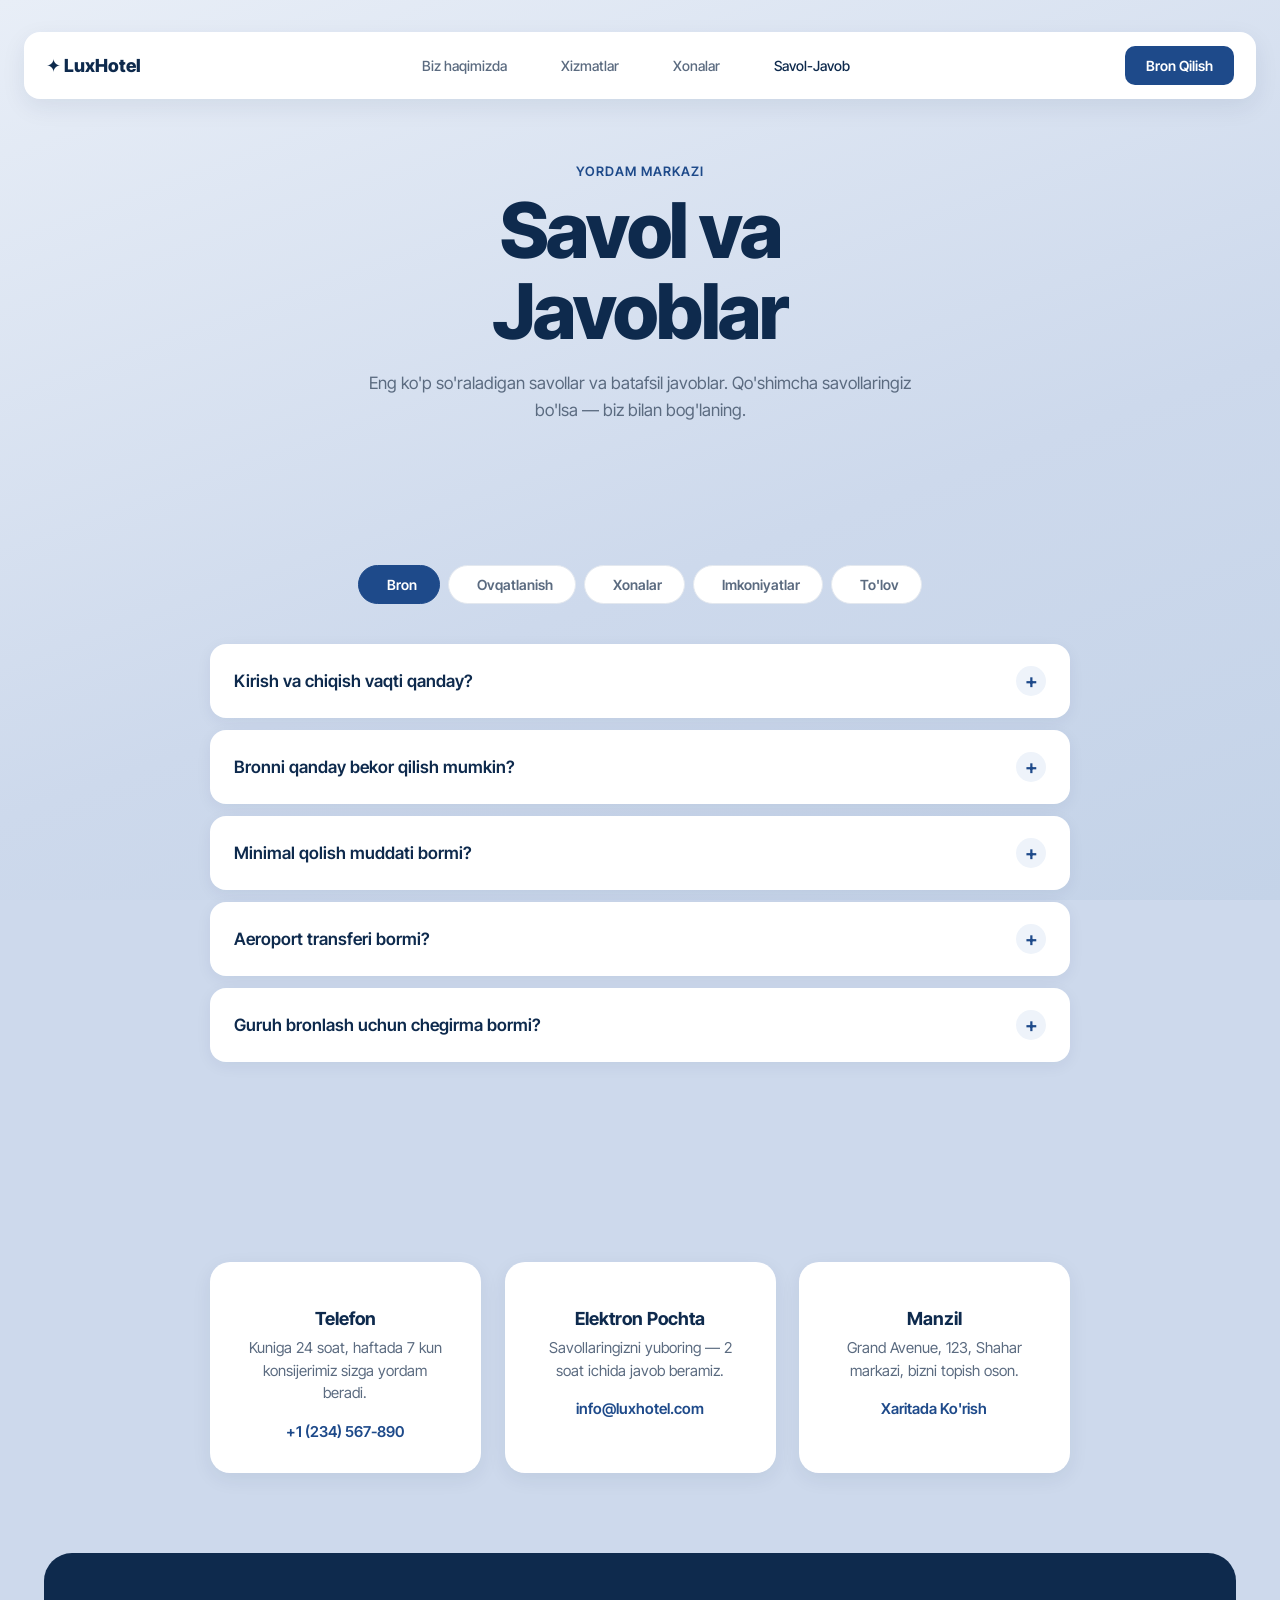
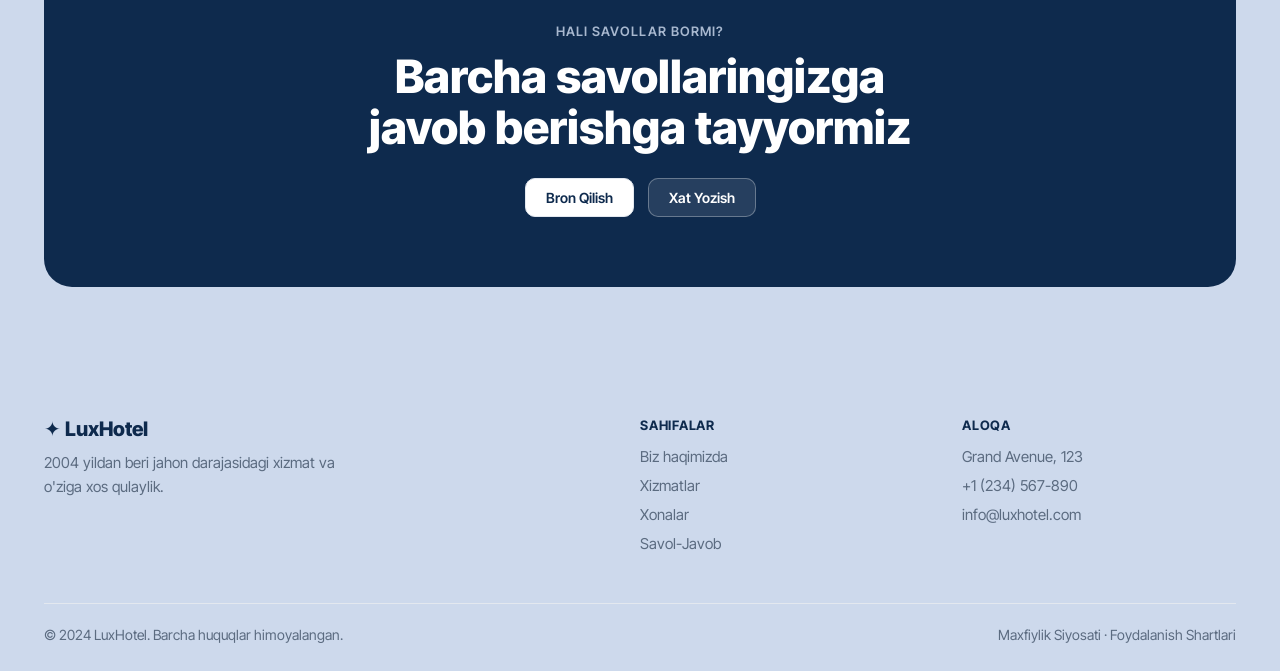
<file: faq.html>
﻿<!DOCTYPE html>
<html lang="uz">
<head>
<meta charset="UTF-8"/>
<meta name="viewport" content="width=device-width, initial-scale=1.0"/>
<title>Savol-Javob — LuxHotel</title>
<link rel="preconnect" href="https://fonts.googleapis.com"/>
<link rel="preconnect" href="https://fonts.gstatic.com" crossorigin/>
<link href="https://fonts.googleapis.com/css2?family=Inter+Tight:wght@400;500;600;700;800&family=Inter:wght@300;400;500;600&display=swap" rel="stylesheet"/>
<link rel="stylesheet" href="https://iconsax.gitlab.io/i/icons.css"/>
<link rel="stylesheet" href="animate.css"/>
<style>
*,*::before,*::after{box-sizing:border-box;margin:0;padding:0}
:root{--navy:#0e2a4d;--primary:#1e4a8a;--muted:#5b6b80;--soft:#eef3fa}
html{scroll-behavior:smooth;background:#cdd9ec}
body{min-height:100vh;background:linear-gradient(160deg,#e8eef7 0%,#cdd9ec 60%,#c4d3e8 100%) fixed;background-color:#cdd9ec;color:var(--navy);font-family:"Inter Tight","Inter",system-ui,sans-serif;-webkit-font-smoothing:antialiased;overflow-x:hidden}
img{max-width:100%;display:block}
a{color:inherit;text-decoration:none}
.container{max-width:1240px;margin:0 auto;padding:0 24px}
.nav-wrap{position:sticky;top:16px;z-index:100;padding:16px 24px 0}
.nav{max-width:1240px;margin:0 auto;background:#fff;border-radius:16px;padding:14px 22px;display:flex;align-items:center;justify-content:space-between;box-shadow:0 8px 24px rgba(14,42,77,.08)}
.brand{font-weight:800;font-size:18px;color:var(--navy)}
.nav-links{display:flex;gap:24px}
.nav-links a{font-size:14px;font-weight:500;color:var(--muted);transition:.2s;display:flex;align-items:center;gap:6px;padding:8px 12px;border-radius:8px}.nav-links a:hover{background:var(--soft)}
.nav-links a:hover,.nav-links a.active{color:var(--navy)}
.btn{display:inline-flex;align-items:center;justify-content:center;border-radius:10px;padding:10px 20px;font-weight:600;font-size:14px;border:1px solid transparent;cursor:pointer;transition:.2s;font-family:inherit}
.btn-primary{background:var(--primary);color:#fff}
.btn-primary:hover{background:#173f78;transform:translateY(-1px)}
.btn-outline{background:#fff;color:var(--navy);border-color:#e3e8ef}
.hamburger{display:none;flex-direction:column;gap:5px;cursor:pointer;padding:6px;background:var(--primary);border-radius:10px;border:none}
.hamburger span{display:block;width:20px;height:2px;background:#fff;transition:.3s}
.hamburger.open span:nth-child(1){transform:translateY(7px) rotate(45deg)}
.hamburger.open span:nth-child(2){opacity:0}
.hamburger.open span:nth-child(3){transform:translateY(-7px) rotate(-45deg)}
.mobile-menu{display:none;position:fixed;inset:0;background:rgba(14,42,77,.6);backdrop-filter:blur(4px);z-index:99;opacity:0;transition:opacity .3s}
.mobile-menu.open{opacity:1}
.mobile-menu-panel{position:absolute;top:0;right:0;width:280px;height:100%;background:#fff;padding:80px 32px 32px;display:flex;flex-direction:column;gap:20px;transform:translateX(100%);transition:transform .35s cubic-bezier(.4,0,.2,1)}
.mobile-menu.open .mobile-menu-panel{transform:translateX(0)}
.mobile-menu-panel a{font-size:18px;font-weight:600;color:var(--navy);padding:10px 0;border-bottom:1px solid #eef2f7}
.mobile-menu-panel .btn{margin-top:10px;width:100%}
/* PAGE */
.page-hero{padding:80px 0 60px;text-align:center}
.eyebrow{color:var(--primary);font-weight:600;font-size:13px;letter-spacing:.08em;text-transform:uppercase;margin-bottom:12px}
.h2{font-size:clamp(28px,4vw,48px);font-weight:800;line-height:1.1;letter-spacing:-.025em;color:var(--navy)}
.block{padding:80px 0}
/* TABS */
.tabs-bar{display:flex;gap:8px;flex-wrap:wrap;justify-content:center;margin-bottom:40px}
.tab-btn{border:1.5px solid #e3e8ef;background:#fff;border-radius:24px;padding:10px 22px;font-size:14px;font-weight:600;color:var(--muted);cursor:pointer;transition:.2s;font-family:inherit;display:inline-flex;align-items:center;gap:6px}
.tab-btn .iconsax{font-size:16px}
.tab-btn:hover{border-color:var(--primary);color:var(--primary)}
.tab-btn.active{background:var(--primary);border-color:var(--primary);color:#fff}
.tab-panel{display:none}
.tab-panel.active{display:block}
/* FAQ */
.faq-list{max-width:860px;margin:0 auto;display:flex;flex-direction:column;gap:12px}
.faq-item{background:#fff;border-radius:16px;overflow:hidden;box-shadow:0 4px 16px rgba(14,42,77,.06);transition:box-shadow .3s}
.faq-item.open{box-shadow:0 8px 28px rgba(14,42,77,.1)}
.faq-q{width:100%;background:none;border:none;padding:22px 24px;display:flex;justify-content:space-between;align-items:center;font-size:17px;color:var(--navy);font-weight:600;cursor:pointer;text-align:left;font-family:inherit;gap:16px}
.faq-icon{width:30px;height:30px;border-radius:50%;background:var(--soft);display:flex;align-items:center;justify-content:center;color:var(--primary);font-size:20px;flex-shrink:0;transition:.3s;line-height:1}
.faq-item.open .faq-icon{background:var(--primary);color:#fff;transform:rotate(45deg)}
.faq-a{max-height:0;overflow:hidden;transition:max-height .35s ease}
.faq-a p{padding:0 24px 22px;color:var(--muted);line-height:1.7;font-size:16px}
.faq-item.open .faq-a{max-height:300px}
/* CONTACT CARDS */
.contact-grid{display:grid;grid-template-columns:repeat(3,1fr);gap:24px;max-width:860px;margin:0 auto}
.contact-card{background:#fff;border-radius:20px;padding:32px;text-align:center;box-shadow:0 6px 20px rgba(14,42,77,.07)}
.contact-icon{font-size:36px;margin-bottom:14px}
.contact-card h4{font-size:18px;font-weight:700;color:var(--navy);margin-bottom:8px}
.contact-card p{color:var(--muted);font-size:15px;line-height:1.5;margin-bottom:16px}
.contact-card a.link{color:var(--primary);font-weight:600;font-size:15px}
/* REVEAL */
.reveal{opacity:0;transform:translateY(30px);transition:opacity .7s,transform .7s}
.reveal.visible{opacity:1;transform:translateY(0)}
/* CTA */
.cta-section{background:var(--navy);color:#fff;border-radius:28px;padding:70px 40px;text-align:center}
.cta-section h2{font-size:clamp(28px,4vw,46px);font-weight:800;max-width:600px;margin:0 auto 26px;line-height:1.1}
footer{padding:50px 0 28px}
.footer-grid{display:grid;grid-template-columns:2fr 1fr 1fr;gap:48px;margin-bottom:40px}
.footer-brand{font-weight:800;font-size:20px;color:var(--navy);margin-bottom:10px}
.footer-desc{color:var(--muted);font-size:15px;line-height:1.6;max-width:300px}
.footer-col h4{font-size:13px;font-weight:700;color:var(--navy);text-transform:uppercase;letter-spacing:.06em;margin-bottom:14px}
.footer-col a{display:block;color:var(--muted);font-size:15px;margin-bottom:10px;transition:color .2s}
.footer-col a:hover{color:var(--primary)}
.footer-bottom{border-top:1px solid #e3e8ef;padding-top:22px;display:flex;justify-content:space-between}
.footer-bottom p{color:var(--muted);font-size:14px}
@media(max-width:900px){.contact-grid{grid-template-columns:1fr}.footer-grid{grid-template-columns:1fr 1fr}.nav-links{display:none}.hamburger{display:flex}.mobile-menu{display:block}}
@media(max-width:600px){.footer-grid{grid-template-columns:1fr}.footer-bottom{flex-direction:column;gap:6px}}
@media(max-width:480px){
  html,body{overflow-x:hidden;max-width:100vw}
  *{max-width:100%;box-sizing:border-box}
  .nav-wrap{padding:10px 12px 0}
  .nav{padding:10px 14px;border-radius:12px}
  .brand{font-size:15px}
  .container{padding:0 16px}
  .page-hero{padding:50px 0 36px}
  .page-hero h1{font-size:clamp(28px,8vw,42px)}
  .faq-item{padding:16px}
  .faq-q{font-size:15px}
  .contact-grid{gap:14px}
  .contact-card{padding:18px 14px}
  .h2{font-size:clamp(24px,7vw,36px)}
  .footer-grid{gap:24px}
  .footer-bottom{font-size:13px}
}
</style>
</head>
<body>


<div class="mobile-menu" id="mobileMenu">
  <div class="mobile-menu-panel">
    <a href="about.html" onclick="closeMenu()"><i class="iconsax" icon-name="info-circle"></i>Biz haqimizda</a>
    <a href="services.html" onclick="closeMenu()"><i class="iconsax" icon-name="briefcase"></i>Xizmatlar</a>
    <a href="rooms.html" onclick="closeMenu()"><i class="iconsax" icon-name="home-2"></i>Xonalar</a>
    <a href="faq.html" onclick="closeMenu()"><i class="iconsax" icon-name="message-question"></i>Savol-Javob</a>
    <a href="index.html#booking" class="btn btn-primary" onclick="closeMenu()"><i class="iconsax" icon-name="calendar-1"></i>Bron Qilish</a>
  </div>
</div>

<div class="nav-wrap">
  <nav class="nav" id="mainNav">
    <a href="index.html" class="brand">✦ LuxHotel</a>
    <div class="nav-links">
      <a href="about.html"><i class="iconsax" icon-name="info-circle"></i>Biz haqimizda</a>
      <a href="services.html"><i class="iconsax" icon-name="briefcase"></i>Xizmatlar</a>
      <a href="rooms.html"><i class="iconsax" icon-name="home-2"></i>Xonalar</a>
      <a href="faq.html" class="active"><i class="iconsax" icon-name="message-question"></i>Savol-Javob</a>
    </div>
    <div style="display:flex;gap:10px;align-items:center">
      <a href="index.html#booking" class="btn btn-primary"><i class="iconsax" icon-name="calendar-1"></i>Bron Qilish</a>
      <button class="hamburger" id="hamburger" onclick="toggleMenu()"><span></span><span></span><span></span></button>
    </div>
  </nav>
</div>

<div class="page-hero">
  <div class="container">
    <div class="eyebrow">Yordam Markazi</div>
    <h1 style="font-size:clamp(38px,6vw,80px);font-weight:800;line-height:1.05;letter-spacing:-.03em;color:var(--navy)">Savol va<br/>Javoblar</h1>
    <p style="max-width:560px;margin:18px auto 0;color:var(--muted);font-size:17px;line-height:1.6">Eng ko'p so'raladigan savollar va batafsil javoblar. Qo'shimcha savollaringiz bo'lsa — biz bilan bog'laning.</p>
  </div>
</div>


<section class="block">
  <div class="container">
    <div class="tabs-bar reveal">
      <button class="tab-btn active" onclick="switchTab('bron',this)"><i class="iconsax" icon-name="calendar-1"></i> Bron</button>
      <button class="tab-btn" onclick="switchTab('ovqat',this)"><i class="iconsax" icon-name="cake"></i> Ovqatlanish</button>
      <button class="tab-btn" onclick="switchTab('xona',this)"><i class="iconsax" icon-name="home-2"></i> Xonalar</button>
      <button class="tab-btn" onclick="switchTab('imkon',this)"><i class="iconsax" icon-name="wind-2"></i> Imkoniyatlar</button>
      <button class="tab-btn" onclick="switchTab('tolov',this)"><i class="iconsax" icon-name="card-pos"></i> To'lov</button>
    </div>

    <!-- BRON -->
    <div class="tab-panel active" id="tab-bron">
      <div class="faq-list">
        <div class="faq-item reveal"><button class="faq-q" onclick="toggleFaq(this)">Kirish va chiqish vaqti qanday?<span class="faq-icon">+</span></button><div class="faq-a"><p>Standart kirish vaqti soat 15:00, chiqish soat 12:00. Erta kirish yoki kech chiqish mavjudligiga qarab so'rov asosida 50$ qo'shimcha to'lov bilan amalga oshiriladi.</p></div></div>
        <div class="faq-item reveal"><button class="faq-q" onclick="toggleFaq(this)">Bronni qanday bekor qilish mumkin?<span class="faq-icon">+</span></button><div class="faq-a"><p>Kelishdan 48 soat oldin bepul bekor qilish mumkin. 48 soatdan kamroq vaqt qolsa, bir kechalik to'lov undiriladi. No-show holatida to'liq to'lov saqlanib qoladi.</p></div></div>
        <div class="faq-item reveal"><button class="faq-q" onclick="toggleFaq(this)">Minimal qolish muddati bormi?<span class="faq-icon">+</span></button><div class="faq-a"><p>Odatda minimal muddat yo'q — bitta kechasidan ham bron qilish mumkin. Bayram kunlari va maxsus davrlarda minimal 2-3 kecha talab qilinishi mumkin.</p></div></div>
        <div class="faq-item reveal"><button class="faq-q" onclick="toggleFaq(this)">Aeroport transferi bormi?<span class="faq-icon">+</span></button><div class="faq-a"><p>Ha, premium sinf avtomobillarda shaxsiy transfer xizmatimiz mavjud. Aeroport — mehmonxona: $45, mehmonxona — aeroport: $45. Konsiyer orqali oldindan buyurtma qiling.</p></div></div>
        <div class="faq-item reveal"><button class="faq-q" onclick="toggleFaq(this)">Guruh bronlash uchun chegirma bormi?<span class="faq-icon">+</span></button><div class="faq-a"><p>10 xona va undan ko'p bron qilganda maxsus korporativ narxlar taklif etiladi. Bizning korporativ bo'lim bilan bog'laning: corporate@luxhotel.com</p></div></div>
      </div>
    </div>

    <!-- OVQAT -->
    <div class="tab-panel" id="tab-ovqat">
      <div class="faq-list">
        <div class="faq-item reveal"><button class="faq-q" onclick="toggleFaq(this)">Nonushta narxga kiradimi?<span class="faq-icon">+</span></button><div class="faq-a"><p>Barcha suite xonalar uchun a la carte nonushta bepul. Standart xonalar uchun nonushta $25/kishi. Nonushta soat 07:00 dan 11:00 gacha asosiy restoranda yoki xonangizda.</p></div></div>
        <div class="faq-item reveal"><button class="faq-q" onclick="toggleFaq(this)">Qanday restoranlar mavjud?<span class="faq-icon">+</span></button><div class="faq-a"><p>3 ta ovqatlanish joyi: "Grand" fine dining (18:00–23:00), "Bistro 124" (07:00–22:00) va "Sky Bar" dam olish bari (16:00–01:00). Barcha menyu talab bo'yicha xonaga yetkaziladi.</p></div></div>
        <div class="faq-item reveal"><button class="faq-q" onclick="toggleFaq(this)">Vegetarian va allergiyaga oid menyu bormi?<span class="faq-icon">+</span></button><div class="faq-a"><p>Ha, vegetarian, vegan, gluten-free va boshqa dietalar uchun alohida menyu mavjud. Kelishdan oldin allergiyangiz haqida xabar bering.</p></div></div>
        <div class="faq-item reveal"><button class="faq-q" onclick="toggleFaq(this)">Xonaga ovqat yetkazib berish qachon ishlaydi?<span class="faq-icon">+</span></button><div class="faq-a"><p>Room service 24/7 ishlaydi. 23:00 dan 07:00 gacha tunda +$10 qo'shimcha to'lov qo'shiladi. Buyurtma 30 daqiqada yetkaziladi.</p></div></div>
      </div>
    </div>

    <!-- XONA -->
    <div class="tab-panel" id="tab-xona">
      <div class="faq-list">
        <div class="faq-item reveal"><button class="faq-q" onclick="toggleFaq(this)">Xonalarda qanday texnika mavjud?<span class="faq-icon">+</span></button><div class="faq-a"><p>Barcha xonalarda: 65" Smart TV, Nespresso kofe mashinasi, mini-bar, xavfsiz quticha, saç quritgich, bathrobe va tufllar, yuksak tezlikdagi Wi-Fi bepul.</p></div></div>
        <div class="faq-item reveal"><button class="faq-q" onclick="toggleFaq(this)">Qo'shimcha karavot qo'yish mumkinmi?<span class="faq-icon">+</span></button><div class="faq-a"><p>Xona turiga qarab 1–2 ta qo'shimcha to'shak qo'yish mumkin. Bolalar uchun (12 yoshgacha) bepul, kattalar uchun $30/tun. Oldindan so'rov qiling.</p></div></div>
        <div class="faq-item reveal"><button class="faq-q" onclick="toggleFaq(this)">Chekish mumkinmi?<span class="faq-icon">+</span></button><div class="faq-a"><p>Barcha xonalar va ichki hududlar tamaki chekish taqiqlangan. Maxsus belgilangan ochiq havoli chekish zonalari mavjud. Qoidabuzarlik uchun $300 tozalash to'lovi undiriladi.</p></div></div>
        <div class="faq-item reveal"><button class="faq-q" onclick="toggleFaq(this)">Uy hayvonlari bilan kelsa bo'ladimi?<span class="faq-icon">+</span></button><div class="faq-a"><p>Kichik uy hayvonlari (10 kg gacha) qabul qilinadi. Oldindan ma'lum qiling. $50/tun pet to'lovi va $200 qaytariladigan depozit talab qilinadi.</p></div></div>
      </div>
    </div>

    <!-- IMKON -->
    <div class="tab-panel" id="tab-imkon">
      <div class="faq-list">
        <div class="faq-item reveal"><button class="faq-q" onclick="toggleFaq(this)">Hovuz va fitnes qachon ishlaydi?<span class="faq-icon">+</span></button><div class="faq-a"><p>Ichki hovuz: 06:00–22:00. Ochiq hovuz (yoz mavsumi): 08:00–20:00. Fitnes markaz: 24/7. Barcha mehmonlar uchun bepul.</p></div></div>
        <div class="faq-item reveal"><button class="faq-q" onclick="toggleFaq(this)">Spa ni oldindan bron qilish kerakmi?<span class="faq-icon">+</span></button><div class="faq-a"><p>Tavsiya etiladi, ayniqsa hafta oxirlari. Kamida 24 soat oldin bron qiling. +998 90 123 45 67 yoki spa@luxhotel.com orqali murojaat qiling.</p></div></div>
        <div class="faq-item reveal"><button class="faq-q" onclick="toggleFaq(this)">Biznes markazida qanday xizmatlar bor?<span class="faq-icon">+</span></button><div class="faq-a"><p>Biznes markaz 24/7 ishlaydi: printer, skaner, video konferensiya xonasi, tezkor internet. Konferensiya zallari 10–200 kishilik hajmda ijaraga beriladi.</p></div></div>
        <div class="faq-item reveal"><button class="faq-q" onclick="toggleFaq(this)">Avtoturargoh bormi?<span class="faq-icon">+</span></button><div class="faq-a"><p>Ha, yopiq va qo'riqlanadigan avtoturargoh mavjud. Mehmonlar uchun $20/kun. Valet xizmati ham taklif etiladi. Elektr avtomobil zaryadlash stantsiyalari bor.</p></div></div>
      </div>
    </div>

    <!-- TO'LOV -->
    <div class="tab-panel" id="tab-tolov">
      <div class="faq-list">
        <div class="faq-item reveal"><button class="faq-q" onclick="toggleFaq(this)">Qanday to'lov usullari qabul qilinadi?<span class="faq-icon">+</span></button><div class="faq-a"><p>Visa, MasterCard, AmEx, UnionPay, naqd pul (USD, EUR, so'm), bank o'tkazma. Xitoy mehmanlari uchun WeChat Pay va Alipay ham qabul qilinadi.</p></div></div>
        <div class="faq-item reveal"><button class="faq-q" onclick="toggleFaq(this)">Depozit talab qilinadimi?<span class="faq-icon">+</span></button><div class="faq-a"><p>Kirishda kredit karta yoki naqd pul orqali $200 qaytariladigan depozit olinadi. Xonadan chiqishda hisob-kitob qilinib, qoldiq qaytariladi.</p></div></div>
        <div class="faq-item reveal"><button class="faq-q" onclick="toggleFaq(this)">Hisob-faktura beriladi?<span class="faq-icon">+</span></button><div class="faq-a"><p>Ha, elektron va qog'oz shaklida rasmiy hisob-faktura beriladi. Korporativ mehmonlar uchun oylik to'lov va maxsus shartnoma imkoniyati mavjud.</p></div></div>
      </div>
    </div>
  </div>
</section>


<!-- CONTACT -->
<section class="block" style="padding-top:0">
  <div class="container">
    <div style="text-align:center;margin-bottom:40px" data-anim="up">
      <div class="eyebrow">Yana Savolingiz Bormi?</div>
      <h2 class="h2">Biz bilan Bog'laning</h2>
    </div>
    <div class="contact-grid" data-stagger>
      <div class="contact-card reveal" style="transition-delay:.05s">
        <div class="contact-icon"><i class="iconsax" icon-name="call" style="font-size:36px;color:var(--primary)"></i></div>
        <h4>Telefon</h4>
        <p>Kuniga 24 soat, haftada 7 kun konsijerimiz sizga yordam beradi.</p>
        <a href="tel:+1234567890" class="link">+1 (234) 567-890</a>
      </div>
      <div class="contact-card reveal" style="transition-delay:.1s">
        <div class="contact-icon"><i class="iconsax" icon-name="sms" style="font-size:36px;color:var(--primary)"></i></div>
        <h4>Elektron Pochta</h4>
        <p>Savollaringizni yuboring — 2 soat ichida javob beramiz.</p>
        <a href="mailto:info@luxhotel.com" class="link">info@luxhotel.com</a>
      </div>
      <div class="contact-card reveal" style="transition-delay:.15s">
        <div class="contact-icon"><i class="iconsax" icon-name="location" style="font-size:36px;color:var(--primary)"></i></div>
        <h4>Manzil</h4>
        <p>Grand Avenue, 123, Shahar markazi, bizni topish oson.</p>
        <a href="#" class="link">Xaritada Ko'rish</a>
      </div>
    </div>
  </div>
</section>

<section class="block" style="padding-top:0">
  <div class="container">
    <div class="cta-section reveal">
      <div class="eyebrow" style="color:#a8b8cf">Hali Savollar Bormi?</div>
      <h2>Barcha savollaringizga javob berishga tayyormiz</h2>
      <div style="display:flex;gap:14px;justify-content:center;flex-wrap:wrap">
        <a href="index.html#booking" class="btn btn-outline"><i class="iconsax" icon-name="calendar-1"></i>Bron Qilish</a>
        <a href="mailto:info@luxhotel.com" class="btn" style="background:rgba(255,255,255,.1);color:#fff;border-color:rgba(255,255,255,.3)">Xat Yozish</a>
      </div>
    </div>
  </div>
</section>

<footer>
  <div class="container">
    <div class="footer-grid">
      <div>
        <div class="footer-brand">✦ LuxHotel</div>
        <p class="footer-desc">2004 yildan beri jahon darajasidagi xizmat va o'ziga xos qulaylik.</p>
      </div>
      <div class="footer-col">
        <h4>Sahifalar</h4>
        <a href="about.html"><i class="iconsax" icon-name="info-circle"></i>Biz haqimizda</a>
        <a href="services.html"><i class="iconsax" icon-name="briefcase"></i>Xizmatlar</a>
        <a href="rooms.html"><i class="iconsax" icon-name="home-2"></i>Xonalar</a>
        <a href="faq.html"><i class="iconsax" icon-name="message-question"></i>Savol-Javob</a>
      </div>
      <div class="footer-col">
        <h4>Aloqa</h4>
        <a href="#"><i class="iconsax" icon-name="location"></i>Grand Avenue, 123</a>
        <a href="tel:+1234567890"><i class="iconsax" icon-name="call"></i>+1 (234) 567-890</a>
        <a href="mailto:info@luxhotel.com"><i class="iconsax" icon-name="sms"></i>info@luxhotel.com</a>
      </div>
    </div>
    <div class="footer-bottom">
      <p>© 2024 LuxHotel. Barcha huquqlar himoyalangan.</p>
      <p>Maxfiylik Siyosati · Foydalanish Shartlari</p>
    </div>
  </div>
</footer>

<script src="animate.js"></script>
<script>
function toggleMenu(){const m=document.getElementById('mobileMenu'),h=document.getElementById('hamburger');m.classList.toggle('open');h.classList.toggle('open');document.body.style.overflow=m.classList.contains('open')?'hidden':'';}
function closeMenu(){const m=document.getElementById('mobileMenu'),h=document.getElementById('hamburger');m.classList.remove('open');h.classList.remove('open');document.body.style.overflow='';}
document.getElementById('mobileMenu').addEventListener('click',function(e){if(e.target===this)closeMenu();});
const ro=new IntersectionObserver(e=>{e.forEach(x=>{if(x.isIntersecting){x.target.classList.add('visible');ro.unobserve(x.target);}});},{threshold:.1});
document.querySelectorAll('.reveal').forEach(el=>ro.observe(el));
function toggleFaq(btn){
  const item=btn.parentElement;
  const isOpen=item.classList.contains('open');
  item.closest('.faq-list').querySelectorAll('.faq-item').forEach(i=>i.classList.remove('open'));
  if(!isOpen)item.classList.add('open');
}
function switchTab(id,btn){
  document.querySelectorAll('.tab-btn').forEach(b=>b.classList.remove('active'));
  document.querySelectorAll('.tab-panel').forEach(p=>p.classList.remove('active'));
  btn.classList.add('active');
  document.getElementById('tab-'+id).classList.add('active');
}
</script>
</body>
</html>
</file>
